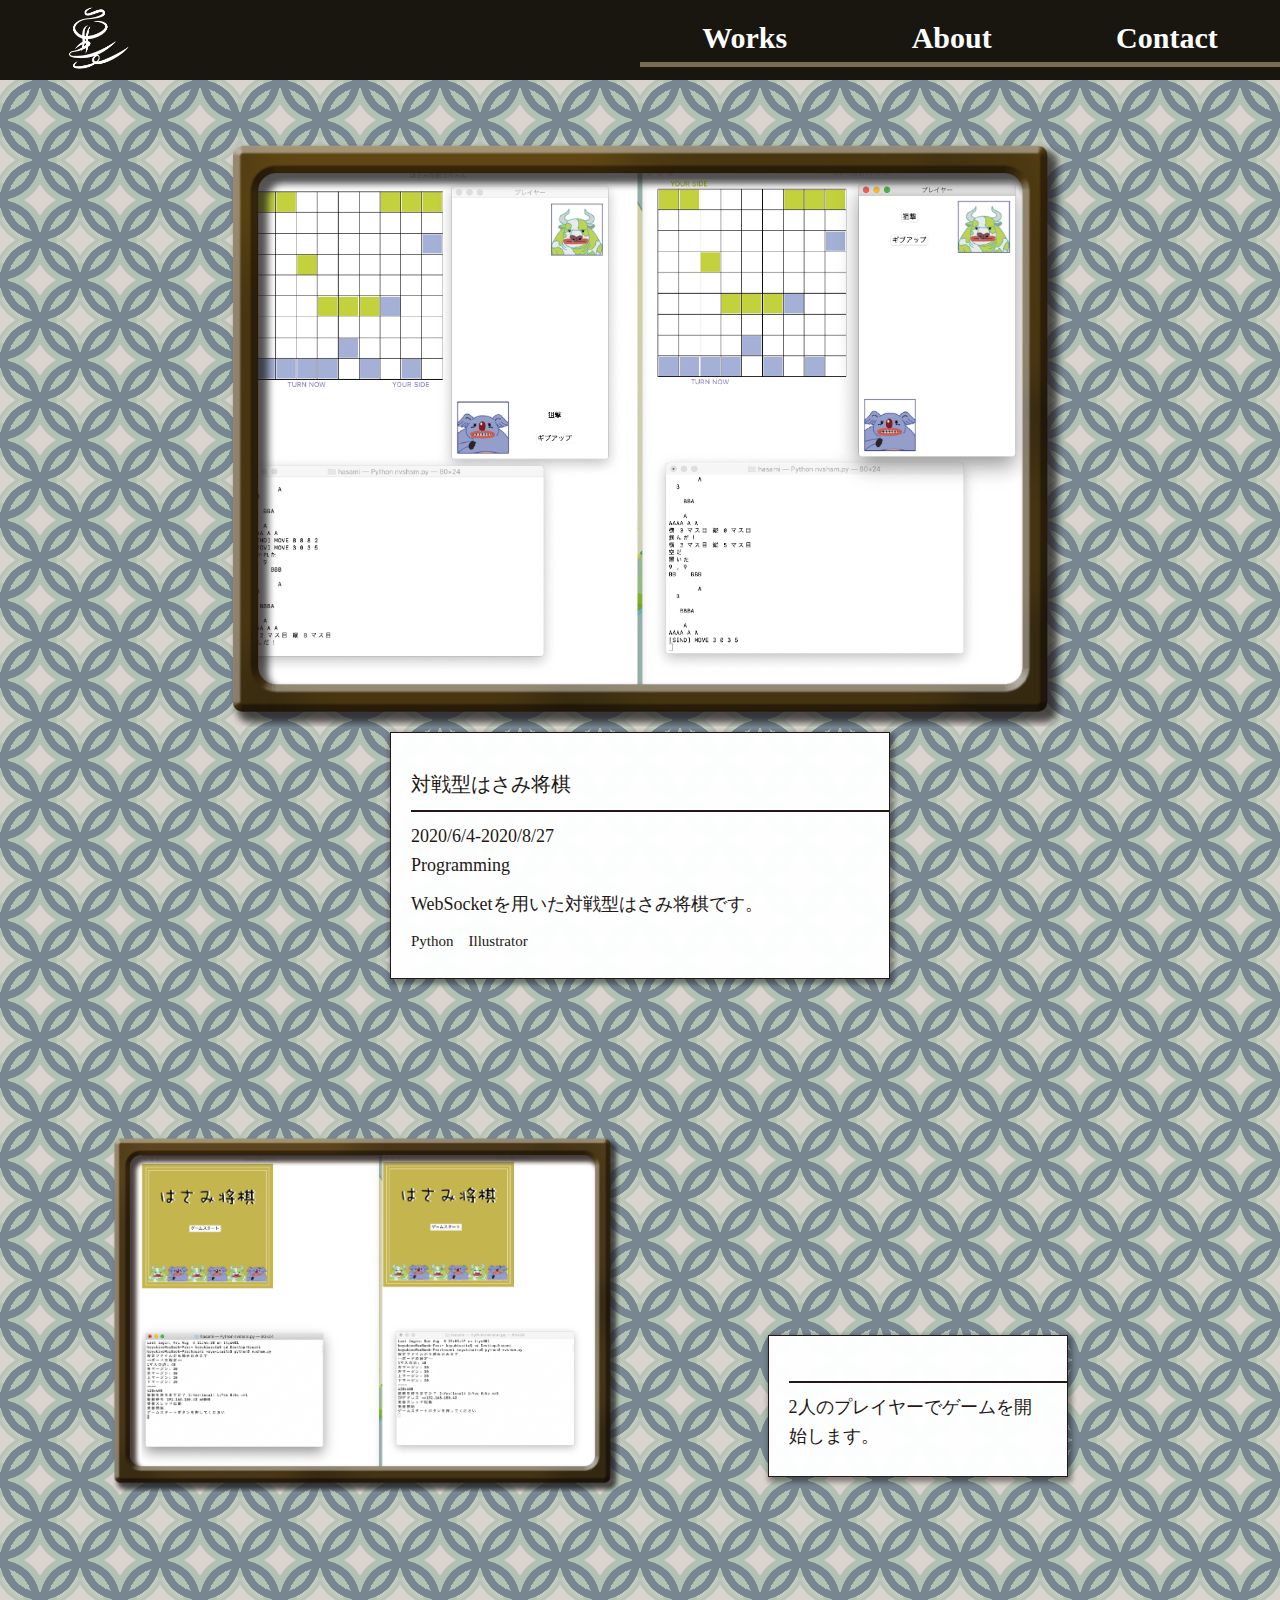
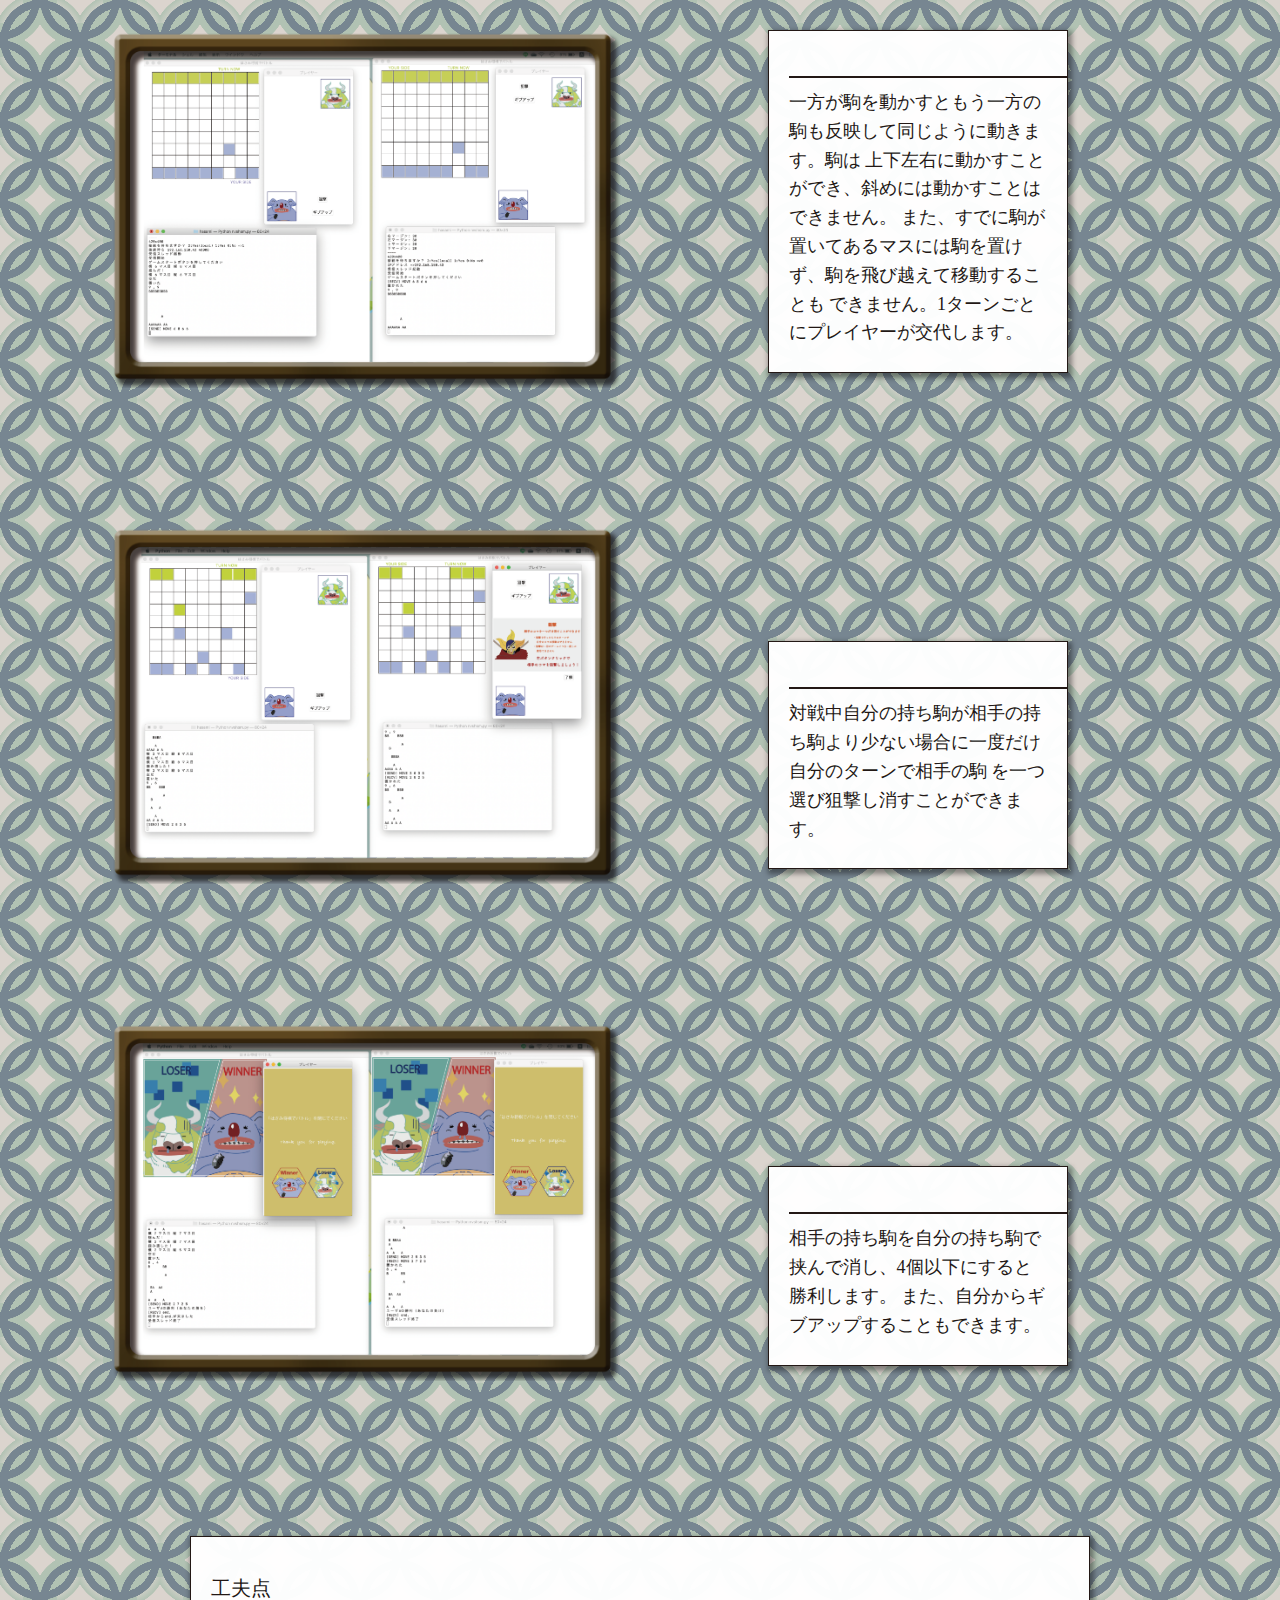
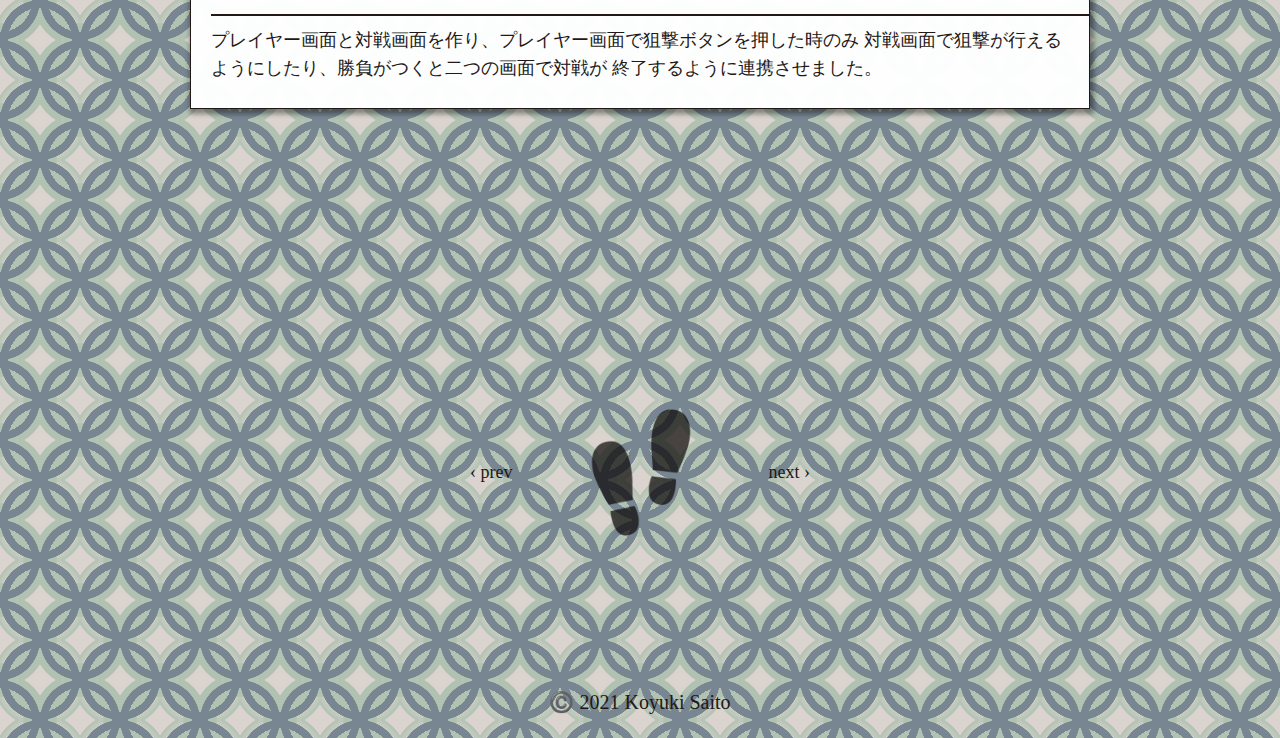
<file: hasami.html>
<!DOCTYPE html>
<html>
	<head>
		<meta charset="utf-8" />
		<meta
			name="viewport"
			content="width=device-width, initial-scale=1.0, maximum-scale=1.0, minimum-scale=1.0"
		/>
		<title>KoyukiSaito Portfolio hasami</title>
        <link rel="icon" type="image/png" href="images/fabicon-2-13.png" sizes="32x32" />
		<meta name="keywords" content="WAV, wav, 卓展, 卓, 卓展2021" />
		<meta name="description" content="齋藤小薫のポートフォリオサイト" />
		<link rel="stylesheet" href="css/normalize.css" />
		<link rel="stylesheet" href="css/main.css" />
	</head>

	<body>
		<header class="header">
			<!-- パソコン用 -->
			<div class="header-content-wrapper">
				<div class="header-nav-logo">
					<div class="logo">
						<a href="https://koyukis.github.io/portfolio/">
						<img class="logo-imgs" src="images/logo-12.png" alt="ロゴ"/></a>
					</div>
				</div>
					<ul class = "header-nav txt-h b-font ">
						<li><a href="#Works">Works</a></li>
						<li><a href="#About">About</a></li>
						<li><a href="#Contact">Contact</a></li>
					</ul>
			</div>
			<!-- スマホ用 -->
				<div class="drawer">
					<div class="header-nav-logo">
						<div class="logo">
							<a href="https://koyukis.github.io/portfolio/"class="btn-img">
							<img class="logo-imgs" src="images/logo-12.png" alt="ロゴ"/></a>
						</div>
					</div>
					<input type="checkbox" id="drawer-check" class="drawer-hidden" >
					<label for="drawer-check" class="drawer-open"><span></span></label>
					<nav class="drawer-content ">
						<ul class="header-nav2 txt-h b-font ">
							<li><a  href="https://koyukis.github.io/portfolio/#Works">Works</a></li>
							<li><a href="https://koyukis.github.io/portfolio/#About">About</a></li>
							<li><a href="https://koyukis.github.io/portfolio/#Contact">Contact</a></li>
						</ul>
					</nav>

		</header>
		<main>
            <div class="bg_pattern Cross"></div>
            <div class="txt-middle">
                <img class="page-imgs-nale" src="images/i-03.png" alt="ハサミサムネ"/>
                <div class="white-box-top shadow">
                    <p class = "border-black txt-head">対戦型はさみ将棋</p>
                    <p class="setsumei txt-formal r-font">2020/6/4-2020/8/27<br/>Programming</p>
                    <p class="setsumei txt-formal">WebSocketを用いた対戦型はさみ将棋です。</p>
                    <p class="setsumei txt-mini r-font">Python　Illustrator</p>
                </div>
            </div>

            <div class="gridhalf uunder10">
                <div class="gridhalf-item">
                    <img class="imgs" src="images/u-05.png" alt="スタート画面"/>
                </div>
                <div class="gridhalf-item">
                    <div  class="white-boxhalf shadow">
                        <p class="border-black txt-head"></p>
                        <p class="setsumei txt-formal">2人のプレイヤーでゲームを開始します。</p>
                    </div>
                </div>
            </div>

            <div class="gridhalf uunder10">
                <div class="gridhalf-item">
                    <img class="imgs" src="images/u-06.png" alt="動き方"/>
                </div>
                <div class="gridhalf-item">
                    <div  class="white-boxhalf shadow">
                        <p class="border-black txt-head"></p>
                        <p class="setsumei txt-formal">一方が駒を動かすともう一方の駒も反映して同じように動きます。駒は
                            上下左右に動かすことができ、斜めには動かすことはできません。
                            また、すでに駒が置いてあるマスには駒を置けず、駒を飛び越えて移動することも
                            できません。1ターンごとにプレイヤーが交代します。
                        </p>
                    </div>
                </div>
            </div>

            <div class="gridhalf uunder10">
                <div class="gridhalf-item">
                    <img class="imgs" src="images/u-07.png" alt="狙撃"/>
                </div>
                <div class="gridhalf-item">
                    <div  class="white-boxhalf shadow">
                        <p class="border-black txt-head"></p>
                        <p class="setsumei txt-formal">対戦中自分の持ち駒が相手の持ち駒より少ない場合に一度だけ自分のターンで相手の駒
                            を一つ選び狙撃し消すことができます。
                        </p>
                    </div>
                </div>
            </div>

            <div class="gridhalf under">
                <div class="gridhalf-item">
                    <img class="imgs" src="images/u-08.png" alt="エンディング画面"/>
                </div>
                <div class="gridhalf-item">
                    <div  class="white-boxhalf shadow">
                        <p class="border-black txt-head"></p>
                        <p class="setsumei txt-formal">相手の持ち駒を自分の持ち駒で挟んで消し、4個以下にすると勝利します。
                            また、自分からギブアップすることもできます。
                        </p>
                    </div>
                </div>
            </div>


            <div class="white-box-one shadow">
                <p class="border-black txt-head">工夫点</p>
                <p class="setsumei txt-formal">プレイヤー画面と対戦画面を作り、プレイヤー画面で狙撃ボタンを押した時のみ
                    対戦画面で狙撃が行えるようにしたり、勝負がつくと二つの画面で対戦が
                    終了するように連携させました。
                </p>
            </div>

            <div class="container2">
                <a class="pre-nex" href="https://koyukis.github.io/portfolio/neko.html"><p class="ttop10 uunder10 txt-formal r-font">‹ prev</p></a>
                <img class="txt-middle ashi ttop10 uunder10" src="images/tou.png" alt="足跡"/>
                <a class="pre-nex" href="https://koyukis.github.io/portfolio/bag.html"><p class="ttop10 uunder10 txt-formal r-font">next ›</p></a>
            </div>
            <p class="txt-head txt-middle r-font last">©️ 2021 Koyuki Saito</p>

		</main>
		<footer></footer>
	</body>
</html>
</file>
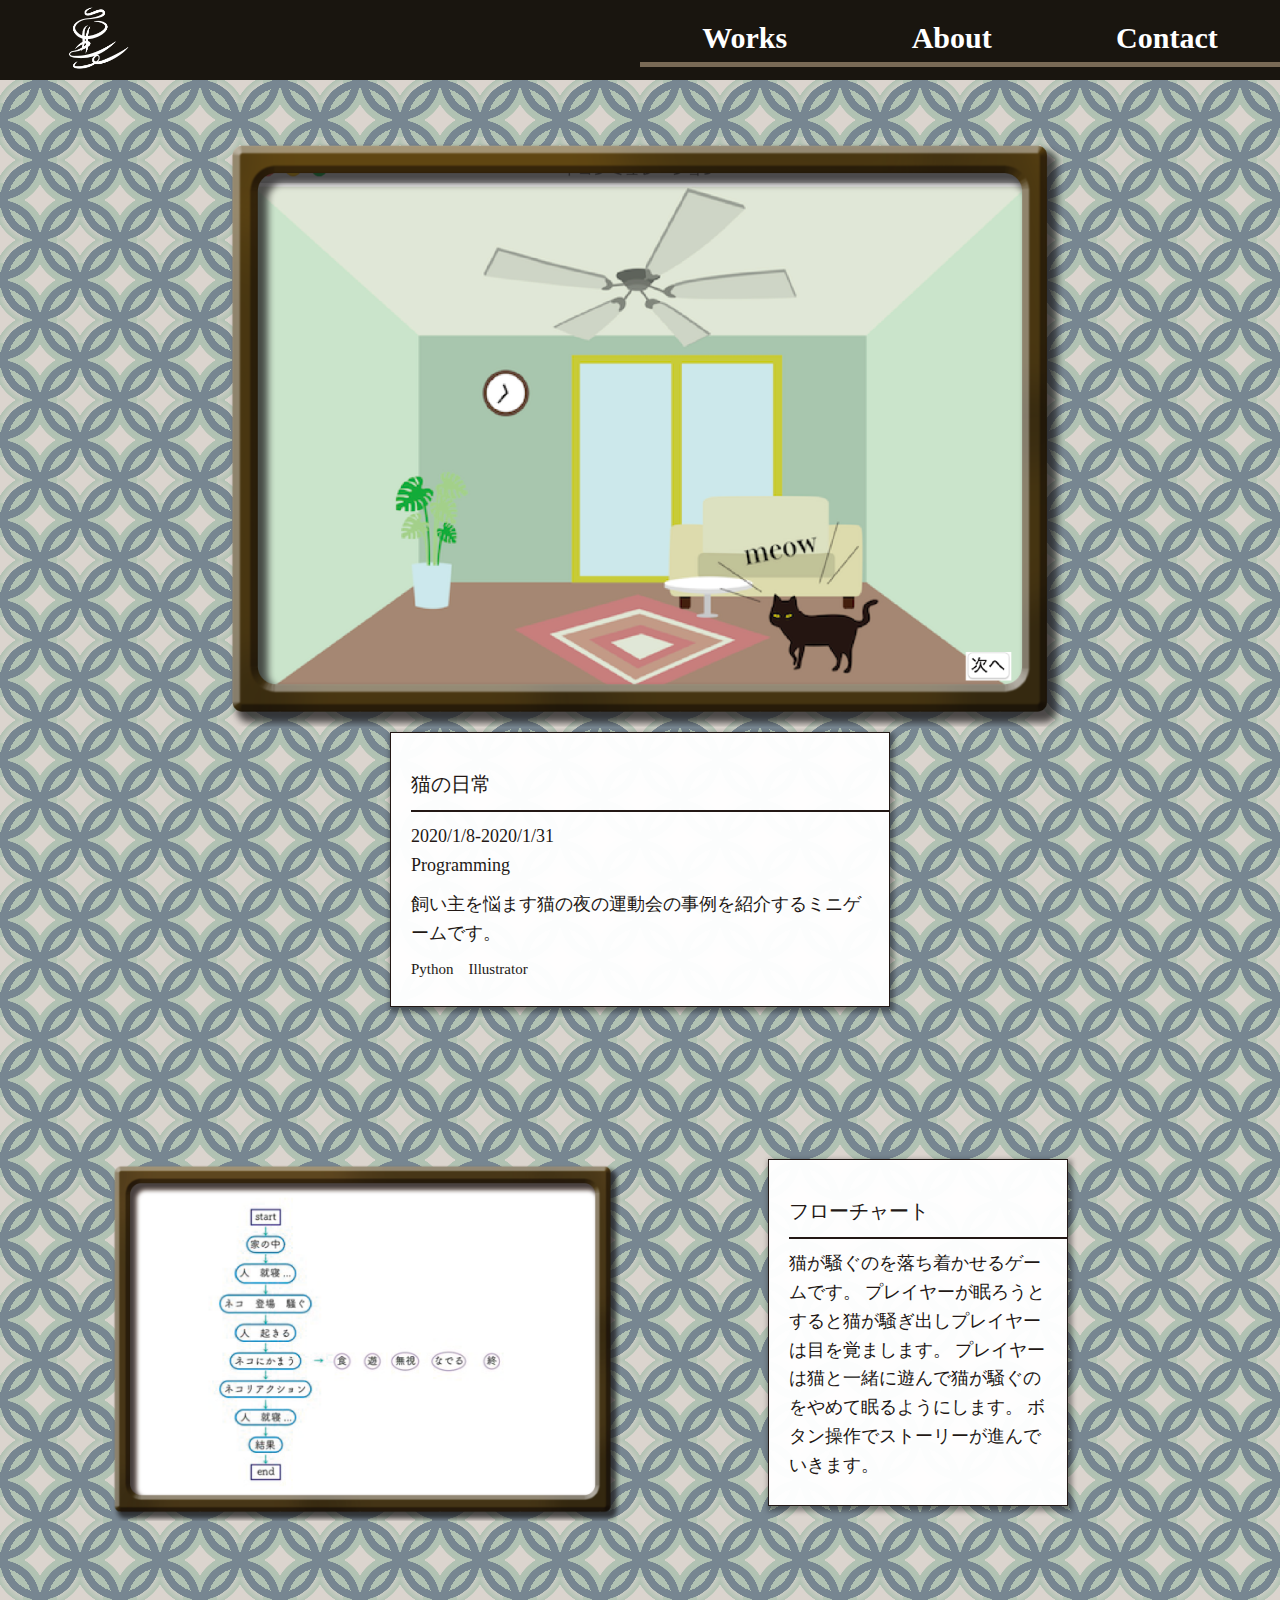
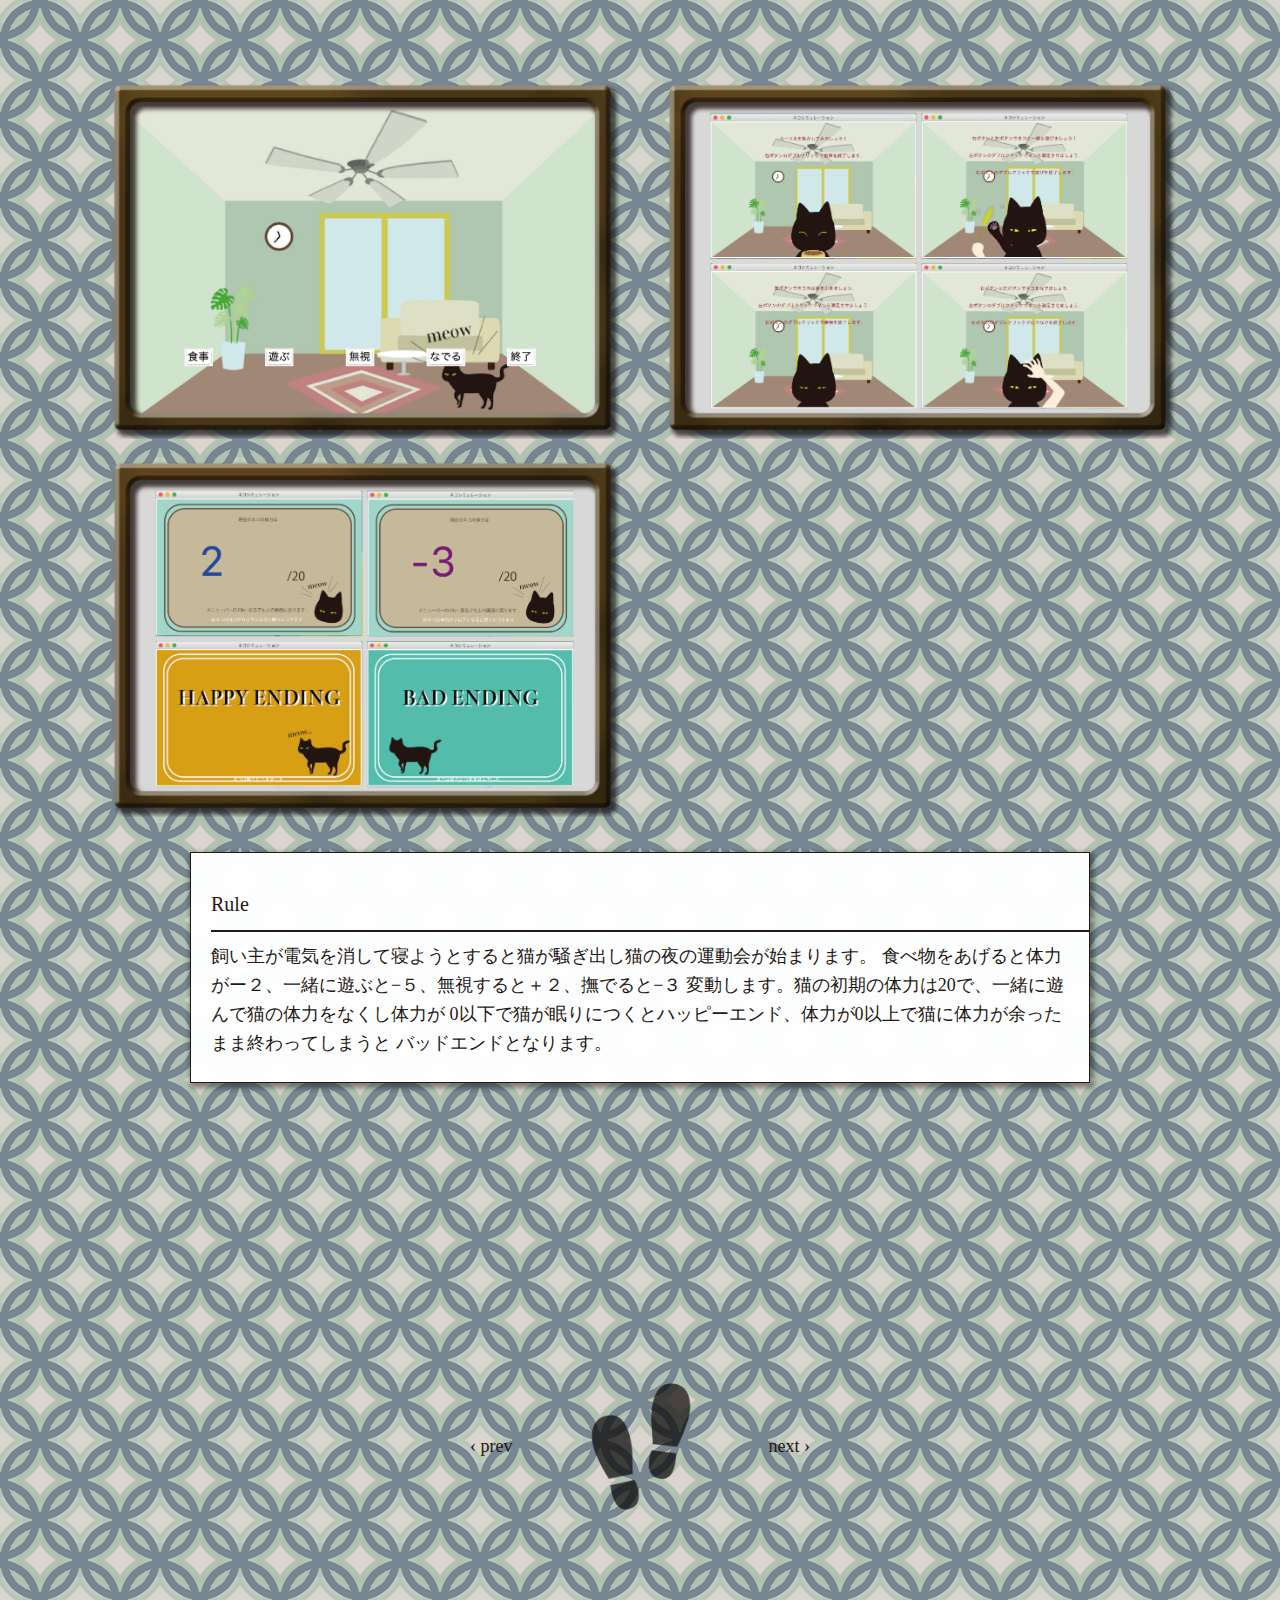
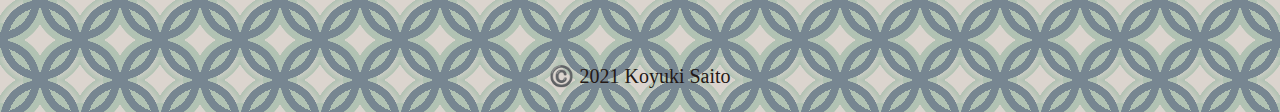
<file: neko.html>
<!DOCTYPE html>
<html>
	<head>
		<meta charset="utf-8" />
		<meta
			name="viewport"
			content="width=device-width, initial-scale=1.0, maximum-scale=1.0, minimum-scale=1.0"
		/>
		<title>KoyukiSaito Portfolio neko</title>
        <link rel="icon" type="image/png" href="images/fabicon-2-13.png" sizes="32x32" />
		<meta name="keywords" content="WAV, wav, 卓展, 卓, 卓展2021" />
		<meta name="description" content="齋藤小薫のポートフォリオサイト" />
		<link rel="stylesheet" href="css/normalize.css" />
		<link rel="stylesheet" href="css/main.css" />
	</head>

	<body>
		<header class="header">
			<!-- パソコン用 -->
			<div class="header-content-wrapper">
				<div class="header-nav-logo">
					<div class="logo">
						<a href="https://koyukis.github.io/portfolio/">
						<img class="logo-imgs" src="images/logo-12.png" alt="ロゴ"/></a>
					</div>
				</div>
					<ul class = "header-nav txt-h b-font ">
						<li><a href="#Works">Works</a></li>
						<li><a href="#About">About</a></li>
						<li><a href="#Contact">Contact</a></li>
					</ul>
			</div>
			<!-- スマホ用 -->
				<div class="drawer">
					<div class="header-nav-logo">
						<div class="logo">
							<a href="https://koyukis.github.io/portfolio/"class="btn-img">
							<img class="logo-imgs" src="images/logo-12.png" alt="ロゴ"/></a>
						</div>
					</div>
					<input type="checkbox" id="drawer-check" class="drawer-hidden" >
					<label for="drawer-check" class="drawer-open"><span></span></label>
					<nav class="drawer-content ">
						<ul class="header-nav2 txt-h b-font ">
							<li><a  href="https://koyukis.github.io/portfolio/#Works">Works</a></li>
							<li><a href="https://koyukis.github.io/portfolio/#About">About</a></li>
							<li><a href="https://koyukis.github.io/portfolio/#Contact">Contact</a></li>
						</ul>
					</nav>
		</header>
		<main>
            <div class="bg_pattern Cross"></div>
            <div class="txt-middle">
                <img class="page-imgs-nale" src="images/i-02.png" alt="猫サムネ"/>
                <div class="white-box-top shadow">
                    <p class = "border-black txt-head">猫の日常</p>
                    <p class="setsumei txt-formal r-font">2020/1/8-2020/1/31<br/>Programming</p>
                    <p class="txt-formal setsumei">飼い主を悩ます猫の夜の運動会の事例を紹介するミニゲームです。</p>
                    <p class="setsumei txt-mini r-font">Python　Illustrator</p>
                </div>
            </div>


            <div class="gridhalf under">
                <div class="gridhalf-item">
                    <img class="imgs" src="images/u_1.png" alt="構成"/>
                </div>
                <div class="gridhalf-item">
                    <div class="white-boxhalf shadow">
                        <p class="border-black txt-head">フローチャート
                        </p>
                        <p class="setsumei txt-formal">
                            猫が騒ぐのを落ち着かせるゲームです。
                            プレイヤーが眠ろうとすると猫が騒ぎ出しプレイヤーは目を覚まします。
                            プレイヤーは猫と一緒に遊んで猫が騒ぐのをやめて眠るようにします。
                            ボタン操作でストーリーが進んでいきます。</p>
                    </div>
                </div>
            </div>


            <div class="gridwork ">
                <div class="girdwork-item">
                    <img class="imgs" src="images/u-02.png" alt="ボタン"/>
                </div>
                <div class="gridwork-item">
                    <img class="imgs" src="images/u-03.png" alt="お世話"/>
                </div>
                <div class="gridwork-item">
                    <img class="imgs" src="images/u-04.png" alt="エンディング"/>
                </div>
            </div>

            <div class="white-box-one shadow ">
                <p class="border-black txt-head">Rule
                    </p>
                <p class="setsumei txt-formal">
                    飼い主が電気を消して寝ようとすると猫が騒ぎ出し猫の夜の運動会が始まります。
                    食べ物をあげると体力がー２、一緒に遊ぶと−５、無視すると＋２、撫でると−３
                    変動します。猫の初期の体力は20で、一緒に遊んで猫の体力をなくし体力が
                    0以下で猫が眠りにつくとハッピーエンド、体力が0以上で猫に体力が余ったまま終わってしまうと
                    バッドエンドとなります。
                </p>
            </div>

            <div class="container2">
                <a class="pre-nex" href="https://koyukis.github.io/portfolio/higashiyama.html"><p class="ttop10 uunder10 txt-formal r-font">‹ prev</p></a>
                <img class="txt-middle ashi ttop10 uunder10" src="images/tou.png" alt="足跡"/>
                <a class="pre-nex" href="https://koyukis.github.io/portfolio/hasami.html"><p class="ttop10 uunder10 txt-formal r-font">next ›</p></a>
            </div>
            <p class="txt-head txt-middle r-font last">©️ 2021 Koyuki Saito</p>


		</main>
		<footer></footer>
	</body>
</html>
</file>
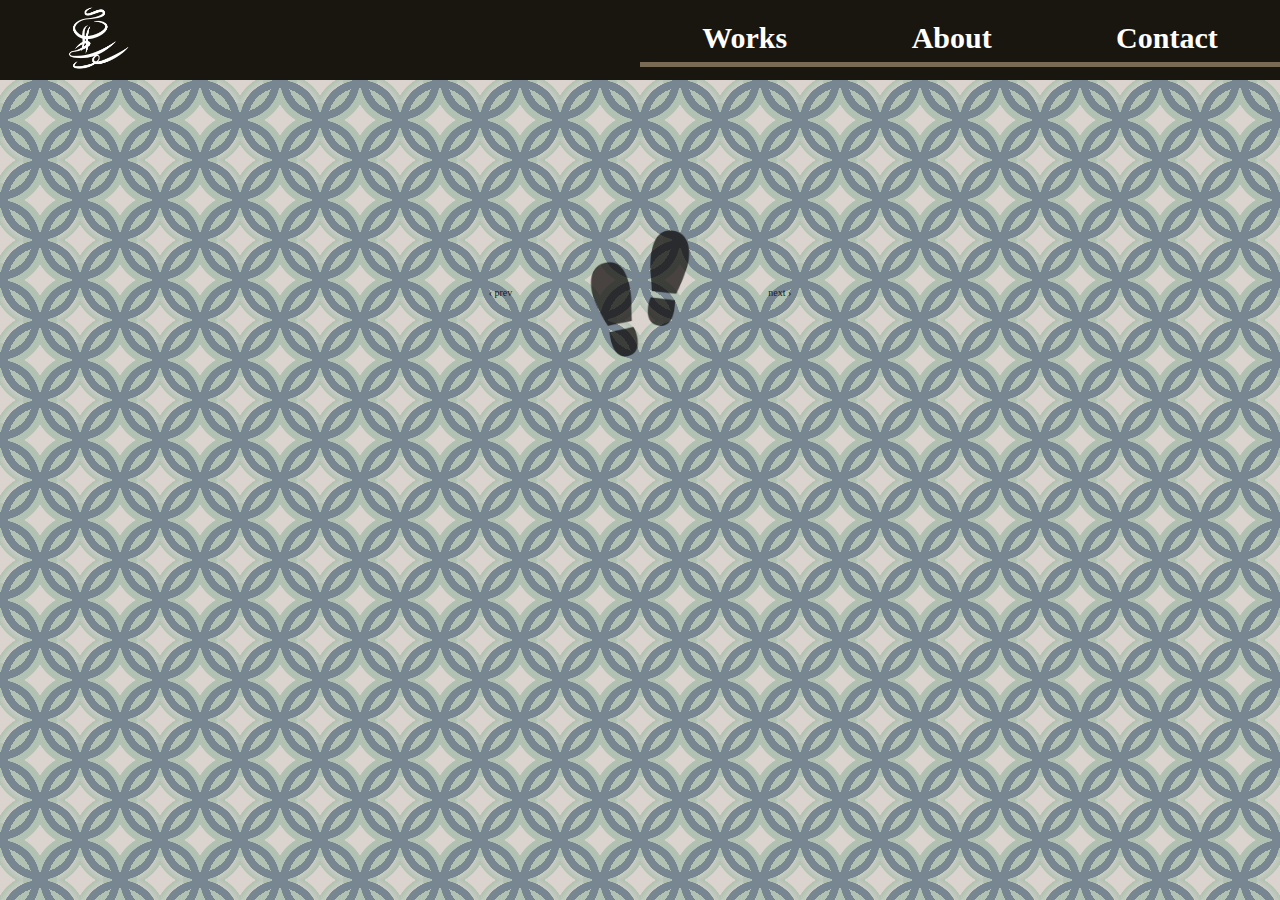
<file: portfolio.html>
<!DOCTYPE html>
<html>
	<head>
		<meta charset="utf-8" />
		<meta
			name="viewport"
			content="width=device-width, initial-scale=1.0, maximum-scale=1.0, minimum-scale=1.0"
		/>
		<title>KoyukiSaito Portfolio board</title>
		<link rel="icon" type="image/png" href="images/fabicon-2-13.png" sizes="32x32" />
		<meta name="keywords" content="WAV, wav, 卓展, 卓, 卓展2021" />
		<meta name="description" content="齋藤小薫のポートフォリオサイト" />
		<link rel="stylesheet" href="css/normalize.css" />
		<link rel="stylesheet" href="css/main.css" />
	</head>

	<body>
		<header class="header">
			<!-- パソコン用 -->
			<div class="header-content-wrapper">
				<div class="header-nav-logo">
					<div class="logo">
						<a href="https://koyukis.github.io/portfolio/">
						<img class="logo-imgs" src="images/logo-12.png" alt="ロゴ"/></a>
					</div>
				</div>
					<ul class = "header-nav txt-h b-font ">
						<li><a href="#Works">Works</a></li>
						<li><a href="#About">About</a></li>
						<li><a href="#Contact">Contact</a></li>
					</ul>
			</div>
			<!-- スマホ用 -->
				<div class="drawer">
					<div class="header-nav-logo">
						<div class="logo">
							<a href="https://koyukis.github.io/portfolio/"class="btn-img">
							<img class="logo-imgs" src="images/logo-12.png" alt="ロゴ"/></a>
						</div>
					</div>
					<input type="checkbox" id="drawer-check" class="drawer-hidden" >
					<label for="drawer-check" class="drawer-open"><span></span></label>
					<nav class="drawer-content ">
						<ul class="header-nav2 txt-h b-font ">
							<li><a  href="https://koyukis.github.io/portfolio/#Works">Works</a></li>
							<li><a href="https://koyukis.github.io/portfolio/#About">About</a></li>
							<li><a href="https://koyukis.github.io/portfolio/#Contact">Contact</a></li>
						</ul>
					</nav>

		</header>
		<main>
			<div class="bg_pattern Cross"></div>


            <div class="container2">
                <p class="ttop10">‹ prev</p>
                <img class="txt-middle ashi ttop10" src="images/tou.png" alt="足跡"/>
                <p class="ttop10">next ›</p>
            </div>

		</main>
		<footer></footer>
	</body>
</html>
</file>
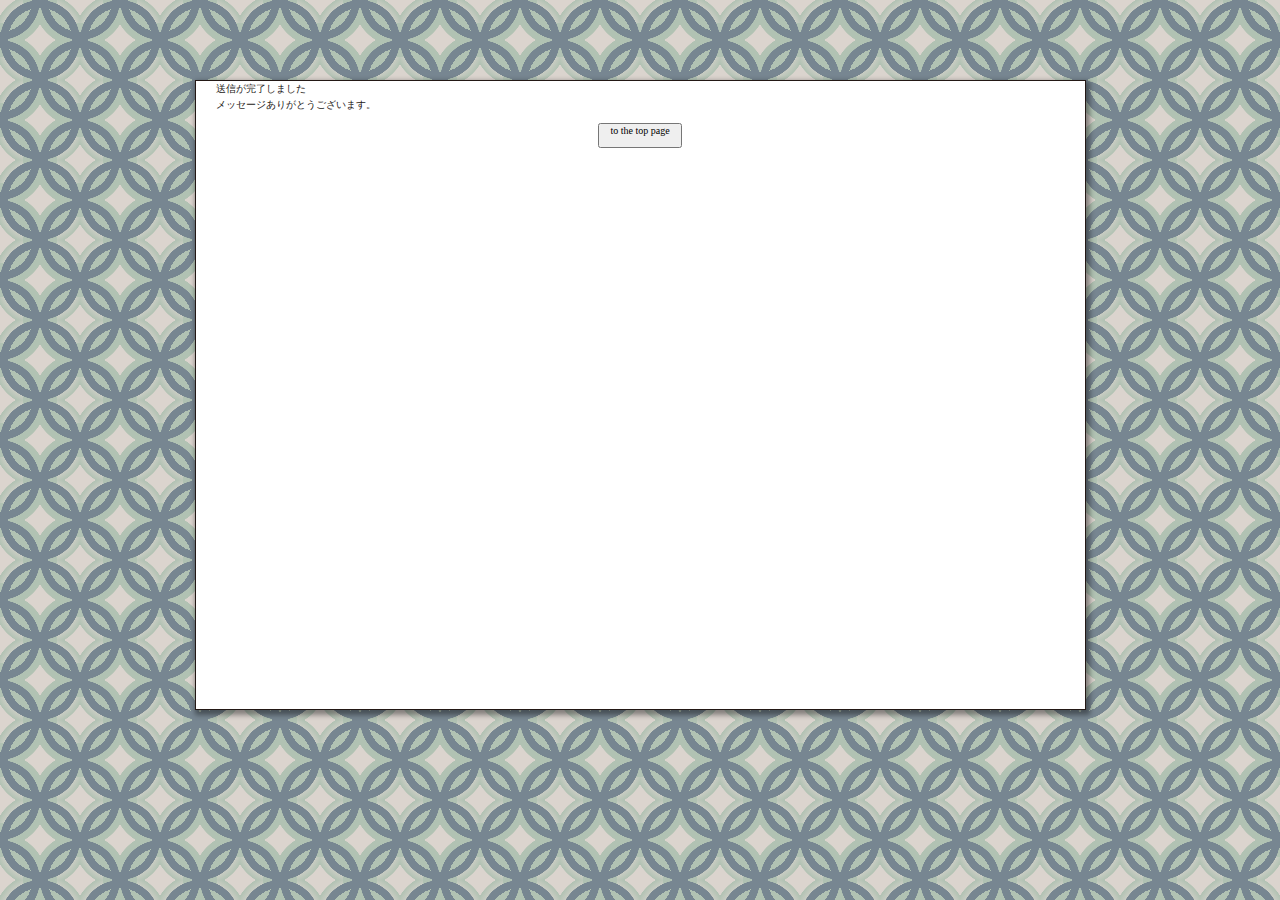
<file: result.html>
<!DOCTYPE html>
<html>
	<head>
		<meta charset="utf-8" />
		<meta
			name="viewport"
			content="width=device-width, initial-scale=1.0, maximum-scale=1.0, minimum-scale=1.0"
		/>
		<title>タブに出る表示</title>
		<meta name="keywords" content="WAV, wav, 卓展, 卓, 卓展2021" />
		<meta name="description" content="どんなサイトなのかの説明" />
		<link rel="stylesheet" href="css/normalize.css" />
		<link rel="stylesheet" href="css/main.css" />
	</head>

	<body>
		<header></header>
		<main>
			<!-- <div class="bg_pattern Cross"></div> -->
			<div class="paper shadow">
				<p　class="txt-formal contact-txt ue">送信が完了しました<br/>メッセージありがとうございます。</p>
				<button href="https://koyukis.github.io/portfolio" type="submit" class="btn"><span>to the top page</span></button>
				<!-- <p><button type="submit" class="btn" name="button" value="send"><span>send</span></button></p> -->
				<!-- <a href="https://koyukis.github.io/portfolio">トップへ戻る</a></div> -->

        </main>
		<footer></footer>
	</body>
</html>
</file>
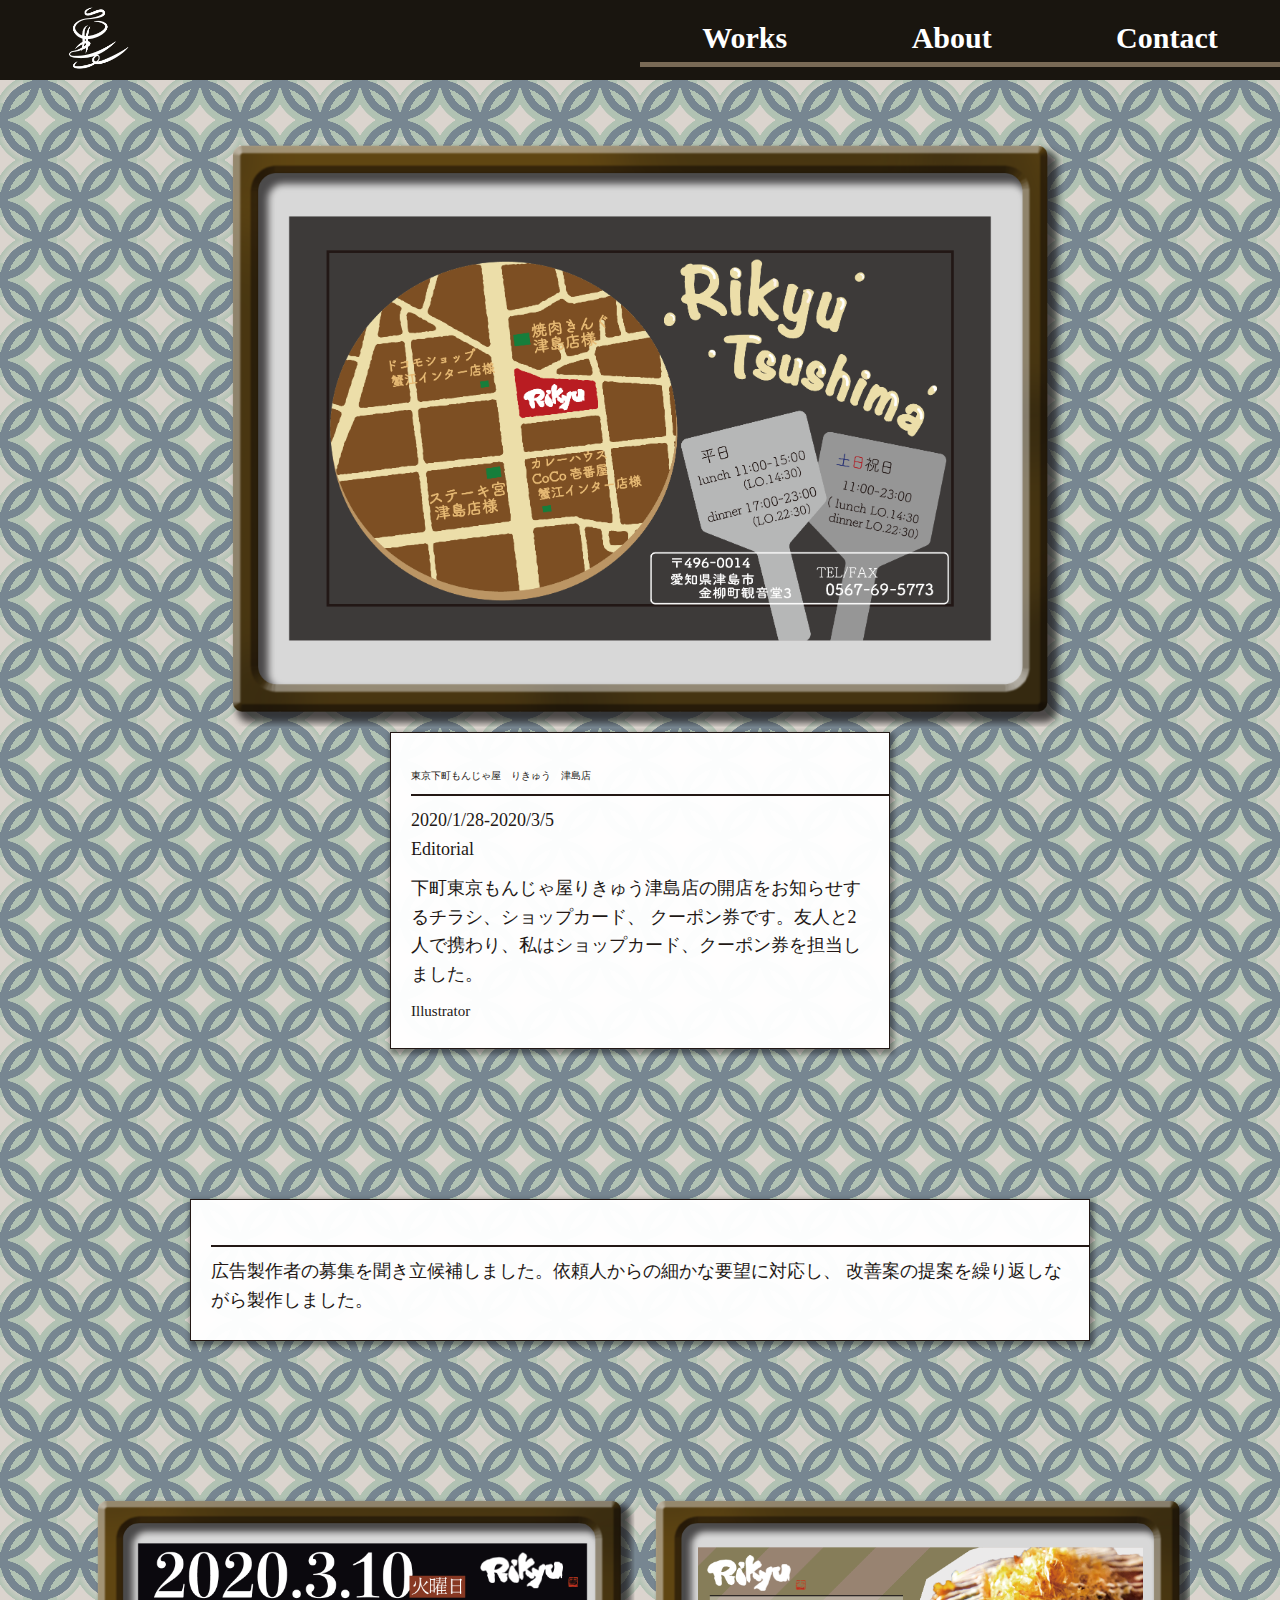
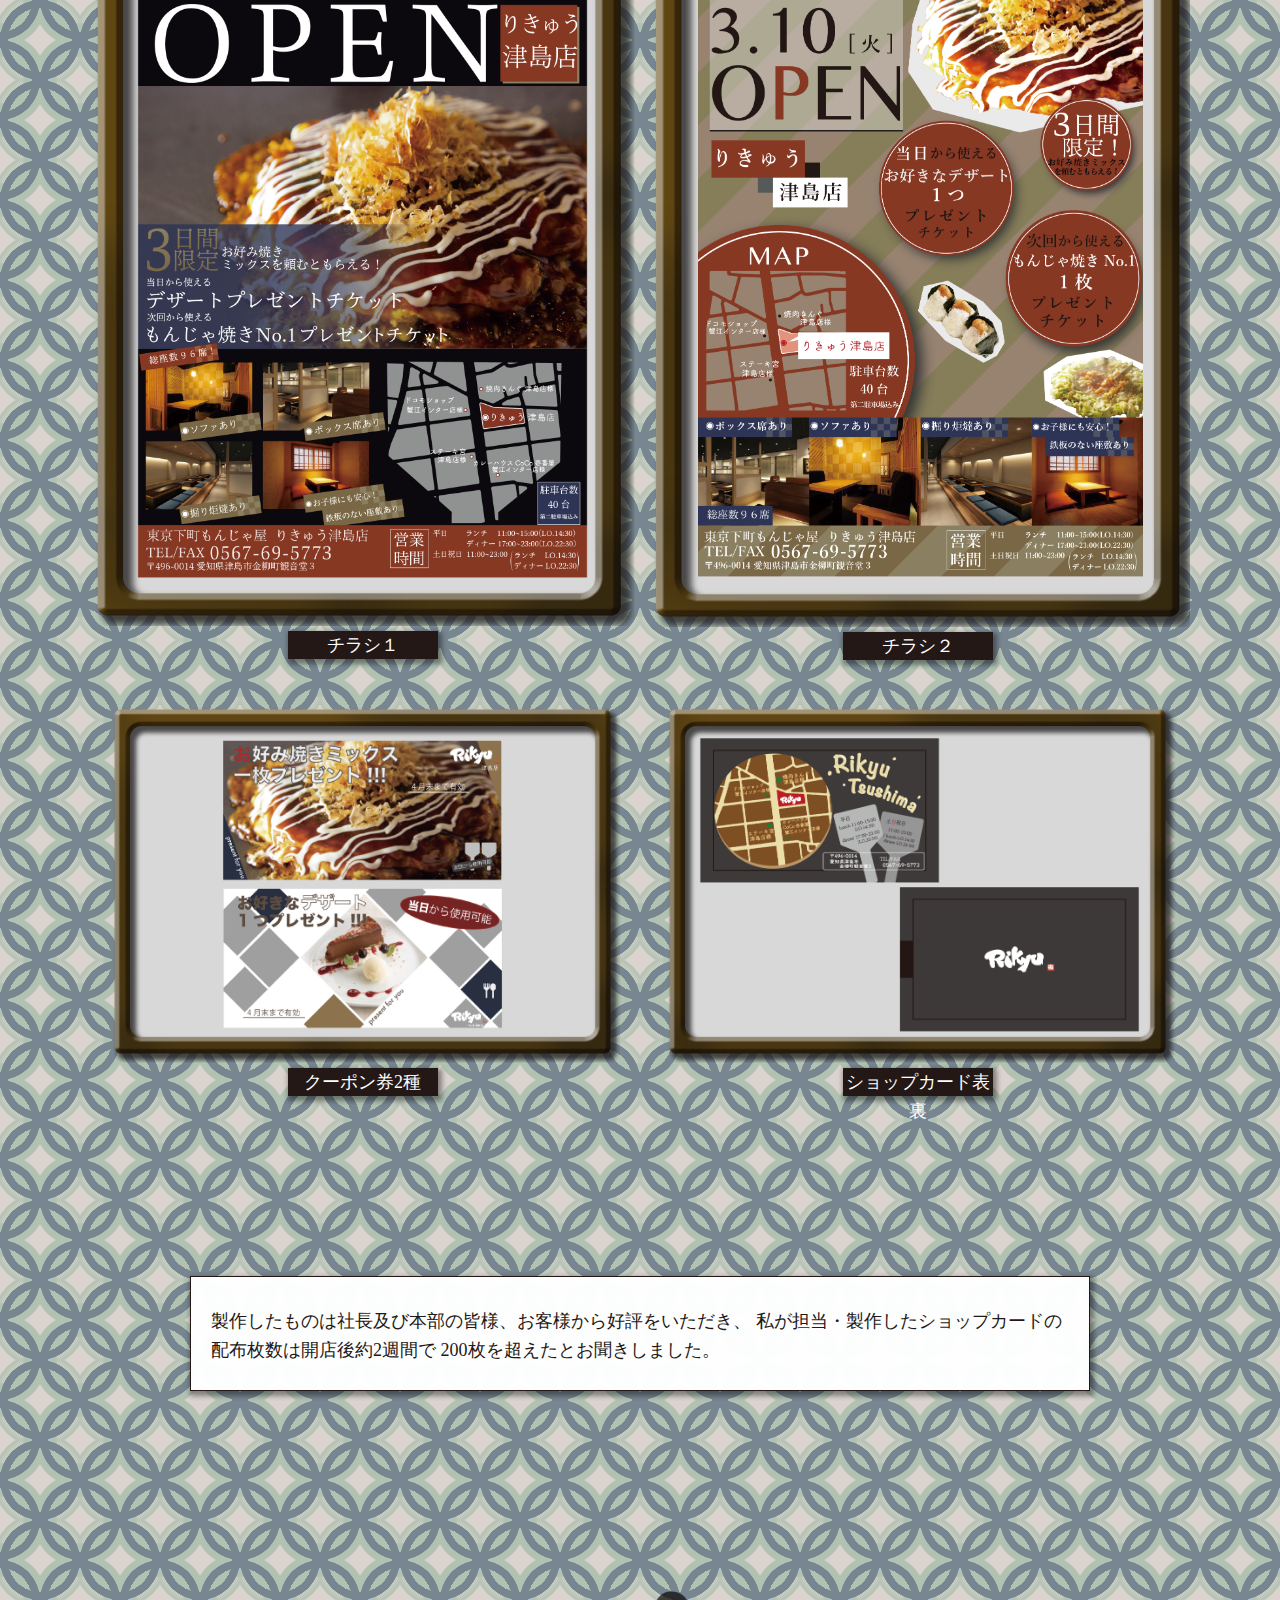
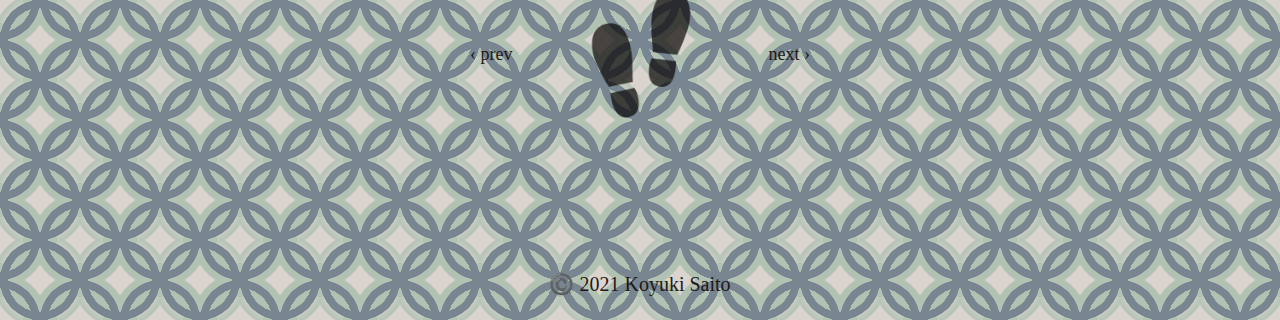
<file: rikyu.html>
<!DOCTYPE html>
<html>
	<head>
		<meta charset="utf-8" />
		<meta
			name="viewport"
			content="width=device-width, initial-scale=1.0, maximum-scale=1.0, minimum-scale=1.0"
		/>
		<title>KoyukiSaito Portfolio rikyu</title>
		<link rel="icon" type="image/png" href="images/fabicon-2-13.png" sizes="32x32" />
		<meta name="keywords" content="WAV, wav, 卓展, 卓, 卓展2021" />
		<meta name="description" content="齋藤小薫のポートフォリオサイト" />
		<link rel="stylesheet" href="css/normalize.css" />
		<link rel="stylesheet" href="css/main.css" />
	</head>

	<body>
		<header class="header">
			<!-- パソコン用 -->
			<div class="header-content-wrapper">
				<div class="header-nav-logo">
					<div class="logo">
						<a href="https://koyukis.github.io/portfolio/">
						<img class="logo-imgs" src="images/logo-12.png" alt="ロゴ"/></a>
					</div>
				</div>
					<ul class = "header-nav txt-h b-font ">
						<li><a href="#Works">Works</a></li>
						<li><a href="#About">About</a></li>
						<li><a href="#Contact">Contact</a></li>
					</ul>
			</div>
			<!-- スマホ用 -->
				<div class="drawer">
					<div class="header-nav-logo">
						<div class="logo">
							<a href="https://koyukis.github.io/portfolio/"class="btn-img">
							<img class="logo-imgs" src="images/logo-12.png" alt="ロゴ"/></a>
						</div>
					</div>
					<input type="checkbox" id="drawer-check" class="drawer-hidden" >
					<label for="drawer-check" class="drawer-open"><span></span></label>
					<nav class="drawer-content ">
						<ul class="header-nav2 txt-h b-font ">
							<li><a  href="https://koyukis.github.io/portfolio/#Works">Works</a></li>
							<li><a href="https://koyukis.github.io/portfolio/#About">About</a></li>
							<li><a href="https://koyukis.github.io/portfolio/#Contact">Contact</a></li>
						</ul>
					</nav>

		</header>
		<main>
			<div class="bg_pattern Cross"></div>
			<div class="txt-middle">
				<img class="page-imgs-nale" src="images/i-06.png" alt="りきゅうサムネ"/>
				<div class="white-box-top shadow">
					<p class = "border-black txt-head　t-font">東京下町もんじゃ屋　りきゅう　津島店</p>
					<p class="setsumei txt-formal r-font">2020/1/28-2020/3/5<br/>Editorial</p>
					<p class="txt-formal setsumei">下町東京もんじゃ屋りきゅう津島店の開店をお知らせするチラシ、ショップカード、
						クーポン券です。友人と2人で携わり、私はショップカード、クーポン券を担当しました。</p>
					<p class="setsumei txt-mini r-font">Illustrator</p>
				</div>
			</div>

			<div class="white-box-one shadow">
				<p  class = "border-black"></p>
				<p class="setsumei txt-formal">広告製作者の募集を聞き立候補しました。依頼人からの細かな要望に対応し、
				改善案の提案を繰り返しながら製作しました。</p>
			</div>

			<div class="gridwork under">
                <div class="gridwork-item">
					<img class="imgs" src="images/i-36.png" alt="チラシ１"/>
					<p class="black-name shadow txt-middle txt-formal shiro-txt">チラシ１</p>
				</div>
				<div class="gridwork-item">
					<img class="imgs" src="images/i-37.png" alt="チラシ２"/>
					<p class="black-name shadow txt-middle txt-formal shiro-txt">チラシ２</p>
				</div>
				<div class="gridwork-item">
					<img class="imgs" src="images/i-19.png" alt="クーポン券"/>
					<p class="black-name shadow txt-middle txt-formal shiro-txt">クーポン券2種</p>
				</div>
				<div class="gridwork-item">
					<img class="imgs" src="images/i-20.png" alt="ショップカード"/>
					<p class="black-name shadow txt-middle txt-formal shiro-txt">ショップカード表裏</p>
				</div>
			</div>


			<div class="white-box-bottom shadow">
                <p class="setsumei txt-formal">製作したものは社長及び本部の皆様、お客様から好評をいただき、
					私が担当・製作したショップカードの配布枚数は開店後約2週間で
					200枚を超えたとお聞きしました。
				</p>
            </div>

			<div class="container2">
                <a class="pre-nex" href="https://koyukis.github.io/portfolio/board.html"><p class="ttop10 uunder10 txt-formal r-font">‹ prev</p></a>
                <img class="txt-middle ashi ttop10 uunder10" src="images/tou.png" alt="足跡"/>
                <a class="pre-nex" href="https://koyukis.github.io/portfolio/motion.html"><p class="ttop10 uunder10 txt-formal r-font">next ›</p></a>
            </div>
			<p class="txt-head txt-middle r-font last">©️ 2021 Koyuki Saito</p>
		</main>
		<footer></footer>
	</body>
</html>
</file>
<file: css/main.css>
:root {
	/* サイトで使用するカラー */
	--baseColor: #DBD4CE;
	--mainColor: #231815;
	--accentColor: #FFFFFF;
}

* {
	box-sizing: border-box;
	margin: 0;
	padding: 0;
}


html,
body{
	/* background-color: var(--baseColor); */
	background-image:url("images/back.png");
	background-size: cover;
	width:100%;
	height:100%;
	font-size: 10px;
	margin: 0;
	padding: 0;
	font-family: "Osaka";/* 日本語 */
	color: var(--mainColor);
	line-height: 1.6;/* 行間 */

	background: radial-gradient(4rem,
    rgba(255,255,255,0) 80%,
    #778691 80%, #778691 99%,
    rgba(255,255,255, 0)
    ) 0 0,
    radial-gradient(4rem,
    rgba(255,255,255,0) 80%,
    #778691 80%, #778691 99%,
    rgba(255,255,255, 0)
    ) 4em 4em,
    radial-gradient(4.7rem,
    rgba(255,255,255,0) 50%,
    #B1C2B3 50%,
    #B1C2B3 75%, #B1C2B3 99%,
    rgba(255,255,255, 0)
    ) 4em 4em,
    radial-gradient(4.7rem,
    rgba(255,255,255,0) 50%,
    #B1C2B3 50%,
    #DBD4CE 75%, #B1C2B3 99%,
    rgba(255,255,255, 0)
    ) 0 0;
	background-size: 8rem 8rem;
	background-color: #DBD4CE;
}




.b-font{
	font-family: "Arial Narrow";
	font-weight: 700;
}

.bi-font{
	font-family: "Arial Narrow";
	font-style:italic;
	font-weight: 700;
}

.r-font{
	font-family:"Arial Narrow";
	font-weight: 400;
}

.txt-hh{
	font-size: 50px;
}

.txt-h{
	font-size: 30px;
}
.txt-name{
	font-size: 30px;
}
.txt-head{
	font-size:20px;
}
.txt-formal{
	font-size:18px;
}
.txt-mini{
	font-size: 15px;
}
.txt-middle{
	/* width:100%; */
	text-align:center;
}

.txt-left{
	text-align:left;
}

/* ヘッダー */
.header-nav-logo {
	display: flex;
	justify-content: left;
	/* 水平方向の揃え間隔をあける */
	width: 100%;/* コンテンツ内で１００％ */
	height:80px;
	align-items: center;
	margin-top:auto;
	margin-bottom:auto;
}
.logo{
	width:10%;
	margin-left:10%;
}
.logo-imgs{
	width:70px;
}
.header {
	background-color: #19150F;
	width: 100%;
	height: 80px;
	position: fixed;
	z-index: 3;/* 重なり */
}
/* パソコン用 */
.header-content-wrapper {
	/* max-width: 1040px; */
	width:100%;/* コンテンツの横幅は全体の５０％ */
	height: 100%;/* コンテンツの縦幅は全体の１００％ */
	display: flex;
	align-items: center;/* 横向きに並んだものを真ん中に揃える */
	/* text-align:right; */
	/* margin-left: 50%; */
	/* 全体の半分を空白にしてからコンテンツをならべる */
	}

	.header-nav {
		display: flex;
		justify-content: space-around;/* 水平方向の揃え間隔をあける */
		width: 100%;/* コンテンツ内で１００％ */
		display: flex;
		list-style: none;/* リスト特有の・をなくす */
		border-bottom:5px solid #796A56;
		/* padding-left:50px; */
	}
	.header-nav a{/* ヘッダー内のaのデザイン */
		color:var(--accentColor);
		text-decoration: none;/* リンク特有の下線をなくす */
}


/* スマホ用 */
/* チェックボックスは非表示に */
.drawer-hidden {
	display: none;
}

  /* ハンバーガーアイコンの設置スペース */
.drawer-open {
	display: flex;
	height: 8vw;
	width: 8vw;
	top:20px;
	right:7vw;
	justify-content: center;
	align-items: center;
	position: fixed;
	z-index: 100;/* 重なり順を一番上に */
	cursor: pointer;
}

  /* ハンバーガーメニューのアイコン */
.drawer-open span,
.drawer-open span:before,
.drawer-open span:after {
	content: '';
	display: block;
	height: 3px;
	width: 25px;
	border-radius: 3px;
	background: #FFF;
	transition: 0.5s;
	position: absolute;
}

  /* 三本線のうち一番上の棒の位置調整 */
.drawer-open span:before {
	bottom: 8px;
}

  /* 三本線のうち一番下の棒の位置調整 */
.drawer-open span:after {
	top: 8px;
}

  /* アイコンがクリックされたら真ん中の線を透明にする */
#drawer-check:checked ~ .drawer-open span {
	background: rgba(255, 255, 255, 0);
}

  /* アイコンがクリックされたらアイコンが×印になように上下の線を回転 */
#drawer-check:checked ~ .drawer-open span::before {
	bottom: 0;
	transform: rotate(45deg);
}

#drawer-check:checked ~ .drawer-open span::after {
	top: 0;
	transform: rotate(-45deg);
}

/* メニューのデザイン*/
.drawer-content {
	width: 100%;
	height: 100%;
	position: fixed;
	top: 0;
	left: 100%;/* メニューを画面の外に飛ばす */
	z-index: 99;
	background: #19150F;
	transition: .5s;
}

  /* アイコンがクリックされたらメニューを表示 */
#drawer-check:checked ~ .drawer-content {
	left: 0;/* メニューを画面に入れる */
}
/* ハンバーガーここまで */

.header-nav2{
	display: flex;
	/* align-content:space-between;垂直方向の揃え間隔をあける */
	flex-direction:column;
	align-content:center;
	justify-content: space-around;
	/* justify-content: space-around; */
	width: 100%;/* コンテンツ内で１００％ */
	display: flex;
	list-style: none;/* リスト特有の・をなくす */
	border-bottom:8px solid #796A56;
	/* padding-left:50px; */
}
.header-nav2 a{/* ヘッダー内のaのデザイン */
	color:var(--accentColor);
	text-decoration: none;/* リンク特有の下線をなくす */
}

.header-nav2 li{
	width:60vw;
	padding:10vh 5vw;
	margin: auto;
	list-style:none;

}

@media (max-width:766px) {/* パソコン用を消す */
	.fv{
		/* width:10%; */
		height:40vw;
		margin-top: 30vw;
		margin-bottom: 40vh;
	}
	.header-content-wrapper {
		display:none;
	}
	.header-nav {
		display:none;
	}
	.header-nav a{
		display:none;
	}

}
@media (min-width:767px){
	.drawer{
		display:none;
	}
}
/* ヘッダーここまで */


/* トップページここから */

.ue{/* works about contact上の余白 */
	margin-top:80px;
	padding-top:30px;
}

/* Works */
.imgs{/* 作品サムネサイズ */
	width:100%;
}
.fadein {
    opacity : 0;
    transform : translate(0, 50px);
    transition:all 0.5s;
	display:block;
	margin:60px auto;
	text-align:center;
}
.fadein.scrollin {
    opacity : 1;
    transform : translate(0, 0);
}


.white-box{/* 作品のキャプション */
	margin:auto ;/* 白箱の左側に空白 */
	margin-top:20px;
	margin-bottom:60px;
	border:0.5px solid var(--mainColor);/* 枠線 */
	/* background-color:var(--accentColor) ; */
	background-color: rgba(255,255,255,0.98);/* 透明度入れた箱の色 */
	width: 250px;
	height:150px;
	padding:15px 0px 25px 20px;/* 箱内の空白下と左 */
}

.border-black{
	text-align:left;
	padding:15px 15px 10px 0px;/* 題名下線の空白上と右（題名分） */
	border-bottom:2px solid var(--mainColor);
}

.setsumei{
	text-align:left;
	padding:10px 20px 0 0;/* 線の下の説明文の右側の空白 */
}

.shadow{/* white-boxのシャドウ */
	box-shadow: 2px 3px 5px 2px rgba(0,0,0,0.4);/* 水平　垂直　ぼかし具合　広がり具合 */
}

.btn-img{/* サムネのホバー */
	display:block;
}

.btn-img:hover{
	transform:scale(1.005,1.005);
	/* filter:brightness(97%); */
	transform:translate(0,-10px);
	transition:0.2s;
}

.grid{/* トップページ作品陳列１：１：１ */
	display: grid;
	margin-left: 90px;
	margin-right: 90px;
	gap:10px;
	grid-template-columns:1fr 1fr 1fr;
}

.gird-item{/* 作品陳列 */
	width:100%;
	text-align:center;
	margin:40px;
}
.top{
	display:block;
	padding-top:100px;
	margin-top:-80px;
}


@media (max-width:766px){/* 作品陳列　パソコン用を消す　スマホ */
	.grid{
		grid-template-columns:1fr;
		margin-left: 30px;
		margin-right: 30px;
	}
	.gird-item{/* 作品陳列 */
		width:80%;

	}

	.white-box{
		width:200px;
		height:110px;
		padding:10px 0px 12px 10px;
	}
	.border-black{
		padding:10px 10px 6px 0px;/* 題名下線の空白上と右（題名分） */
	}
	.setsumei{
		padding:5px 10px 0 0;/* 線の下の説明文の右側の空白 */
	}
	.txt-name{
		font-size:20px;
	}
	.txt-head{
		font-size:15px;
	}
	.txt-formal{
		font-size:12px;
	}
	.txt-mini{
		font-size: 10px;
	}

}

/* About */
.black{/* Aboutの黒箱 */
	margin: auto;
	margin-top: 80px;
	margin-bottom:70px;
	background-color:var(--mainColor);
	width:800px;
	height:600px;
}


.shiro-txt{/* 白い文字の色 */
	color:var(--accentColor);
}

.grid2{/* About */
	display: grid;
	margin-left: 80px;
	margin-right: 80px;
	gap:20px;
	grid-template-columns:1fr 1fr;
}

.grid2-item{
	/* width:100%; */
	text-align:left;
	margin:10px 10px 60px 10px;
}

.shita{/* Aboutの下の空白 */
	padding-bottom:10px;
}

.ue2{
	margin-top:20px;
}

.face{/* 顔写真 */
	width:50%;
	align-items:left;
}

.skills{/* スキル画像サイズ */
	width:100%;
}

/* Contact */
.paper{/* 紙サイズ */
	/* width:70%; */
	margin:auto ;/* 白箱の左側に空白 */

	border:0.5px solid var(--mainColor);/* 枠線 */
	/* background-color:var(--accentColor) ; */
	background-color: rgba(255,255,255);/* 透明度入れた箱の色 */
	width: 891px;
	height:630px;
	padding:0px 20px 0px 20px;/* 箱内の空白下と左 */
	margin-bottom:150px;
}

.contact-txt{
	display: flex;/*要素をフレックスボックスに*/
	align-items: center;/*フレックスボックスの中のアイテムを上下中央に*/
	justify-content: center;/*フレックスボックスの中のアイテムを左右中央に*/
}
.input-txt{/* inout上文字をinputの左に揃える */
	width:100px;
	text-align:left;
	/* margin-left:150px; */
}

.input-de{
	width:550px;/* input書き込み欄 */
}

.grid-contact{
	/* display: grid; */
	/* margin-left: 80px;
	margin-right: 80px; */
	grid-template-columns:1fr;
	display: flex;
	justify-content:center;
}
.grid-contact-item{
	width:100%;
	text-align:center;
	/* margin:10px 10px 60px 10px; */
}

.btn{
	width:auto;
	padding:0 10px 0 10px;
	height:25px;
	display: flex;
	justify-content: center;
	margin-top: 10px;
	margin-left: auto;
	margin-right: auto;
}
a.btn_05 {
	display: flex;
	justify-content: center;
	margin-left: auto;
	margin-right: auto;
	align-items: center;
	width: 50%;
	height: 70px;
	background-color: #e8a48b;
	box-sizing: border-box;
	color: #fff;
	font-size: 16px;
	letter-spacing: 0.1em;
	line-height: 2.0;
	text-decoration: none;
	transition-duration: 0.3s;
	position: relative;
}
a.btn_05:before {
	content: "";
	position: absolute;
	top: 0;
	left: 0;
	width: 0;
	height: 0;
	border-style: solid;
	border-width: 30px 40px 0 0;
	border-color: #ffffff transparent transparent transparent;
}
a.btn_05:after {
	content: "";
	position: absolute;
	top: -6px;
	left: 5px;
	width: 0;
	height: 0;
	border-style: solid;
	border-width: 0 0 40px 30px;
	border-color: transparent transparent #efefef transparent;
	box-shadow: 1px 1px 1px 0px rgba(0, 0, 0, 0.15);
	transform: rotate(16deg);
}
a.btn_05:hover {
	background-color: #e6de6b;
}
a.btn_05 span {
	position: relative;
	padding-left: 16px;
	letter-spacing: 0.05em;
}
a.btn_05 span:before {
	content: '';
	width: 6px;
	height: 6px;
	border: 0;
	border-top: solid 2px #fff;
	border-right: solid 2px #fff;
	transform: rotate(45deg);
	position: absolute;
	top: 50%;
	left: 0;
	margin-top: -4px;
}
.top-about{
	display:block;
	padding-top:60px;
	margin-top:100px;
}

.top-contact{
	display:block;
	padding-top:130px;
	margin-top:100px;

}
.bottom-contact{
	display: block;
	padding-bottom: 30px;
	margin-bottom: 100px;
}
@media (max-width:766px) {/* パソコン用を消す */
	.txt-hh{
		font-size: 30px;
	}
	.ue{/* works about contact上の余白 */
		/* margin-top: 10px; */
		padding-top:10px;
	}
	.top-about{
		margin-top: 30px;
		padding-top:10px;
	}
	.black{
		width:330px;
		height:530px;
	}
	.grid2{
		grid-template-columns:1fr ;
		gap:0;
		margin-left: 20px;
		margin-right: 20px;
	}
	.grid2-item{
		text-align:center;
		margin:0px 0px 10px 0px;
	}

	.face{/* 顔写真 */
		width:50%;
		align-items:right;
	}
	.ue2{
		margin-top:10px;
	}

.skills{/* スキル画像サイズ */
	width:70%;
}
	.paper{
		height:445px;
		width:315px;
	}
	.input-txt{/* inout上文字をinputの左に揃える */
		width:100px;
		/* text-align:left; */
		/* margin-left:25px; */
	}
	.input-de{
		width:280px;/* input書き込み欄 */
	}


}

.footer{
	background-color: rgba(255,247,223,0.9);
	width: 100%;
	height: 70px;
	position: fixed;

}

/* トップページここまで */




.page-imgs-nale{/* 各ページのサムネイル画像のサイズ */
	width:70%;
	margin-top:50px;
}
.white-box-top{
	margin-right:auto ;
	margin-left:auto;
	margin-bottom:150px;
	border:0.5px solid var(--mainColor);/* 枠線 */
	/* background-color:var(--accentColor) ; */
	background-color: rgba(255,255,255,0.98);/* 透明度入れた箱の色 */
	width: 500px;/* 箱は全体の3０％ */
	padding:20px 0px 25px 20px;/* 箱内の空白下と左 */
}

.black-name{
	margin: auto;
	margin-bottom:30px;
	background-color:var(--mainColor);
	width:150px;
	height:28px;
}
.black-name-long{
	margin: auto;
	margin-bottom:30px;
	background-color:var(--mainColor);
	width:280px;
	height:28px;
}

.gridwork{/* 作品ページ作品陳列１：１：１ */
	display: grid;
	margin-left: 90px;
	margin-right: 90px;
	margin-bottom:30px;
	gap:10px;
	grid-template-columns:1fr 1fr;
}

.girdwork-item{/* 作品陳列 */
	width:100%;
	text-align:center;
	/* margin-bottom:0px; */
}

.gridhalf{
	display: grid;
	margin-left: 90px;
	margin-right: 90px;
	gap:10px;
	/* margin-bottom:150px; */
	grid-template-columns:1fr 1fr;
	display: flex;
	align-items:flex-end;
}

.gridhalf-item{
	width:100%;
	text-align:center;
}
.white-boxhalf{/* 作品のキャプション */
	margin-left:auto ;
	margin-right:auto;
	/* 白箱の左側に空白 */
	/* margin-right:8%; */
	margin-bottom:20px;
	border:0.5px solid var(--mainColor);/* 枠線 */
	/* background-color:var(--accentColor) ; */
	background-color: rgba(255,255,255,0.98);/* 透明度入れた箱の色 */
	width: 300px;
	padding:20px 0px 25px 20px;/* 箱内の空白下と左 */
}

.white-box-one{
	margin-left:auto ;
	margin-right:auto;
	/* 白箱の左側に空白 */
	/* margin-right:8%; */
	margin-bottom:150px;
	border:0.5px solid var(--mainColor);/* 枠線 */
	/* background-color:var(--accentColor) ; */
	background-color: rgba(255,255,255,0.98);/* 透明度入れた箱の色 */
	width: 900px;
	padding:20px 0px 25px 20px;/* 箱内の空白下と左 */
}

.white-box-bottom{
	margin-right:auto ;
	margin-left:auto;
	margin-bottom:50px;
	border:0.5px solid var(--mainColor);/* 枠線 */
	/* background-color:var(--accentColor) ; */
	background-color: rgba(255,255,255,0.98);/* 透明度入れた箱の色 */
	width: 900px;
	padding:20px 0px 25px 20px;/* 箱内の空白下と左 */
}

.youtube{
	position:relative;
	width: 100%;
	/* overflow: hidden; */
	height:0;
	padding-bottom: 56.25%;
}

.youtube iframe{
	position: absolute;
	top: 0;
	left: 0;
	width: 80%;
	height: 80%;
	margin-left:10%;
	/* margin-bottom:20px; */
	/* border: none; */
	/*境界線の打ち消し*/
}

.gif{
	width:80%;
	margin-left:10%;
}

.ashi{/* 足跡の画像のサイズと中央寄せ */
	width:20%;
	align-items:center;
}
.ttop10{
	margin-top:10%;
}
.uunder10{
	margin-bottom:10%;
}
.under{
	margin-bottom:150px;
}
.container2{/*足跡らへん */
	display:flex;
	flex-wrap:wrap;
	justify-content:center;
	align-items:center;
}
.pre-nex{
	color:var(--mainColor);
	text-decoration:none;/* リンク特有の下線をなくす */

}
.last{
	display: block;
	padding-bottom: 20px;
	margin-bottom: 20px;
}

@media (max-width:766px) {/* パソコン用を消す */
	.white-box-top{
		width:300px;
	}
	.gridwork{
		grid-template-columns: 1fr;
		margin-left: 50px;
		margin-right: 50px;
	}
	.black-name{
		width:100px;
		height:20px;
	}
	.black-name-long{
		width:200px;
		height:20px;
	}
	.gridhalf{
		grid-template-columns:1fr;
		display: block;
		margin-left: 50px;
		margin-right: 50px;
	}
	.white-boxhalf{
		width:200px;
	}
	.white-box-one{
		width:300px;
	}
	.white-box-bottom{
		width:300px;
	}
}






	.section{
		border:90px 0;
	}

main{
	padding-top:80px;/* ヘッダー分和えに空白を開ける */
}
</file>
